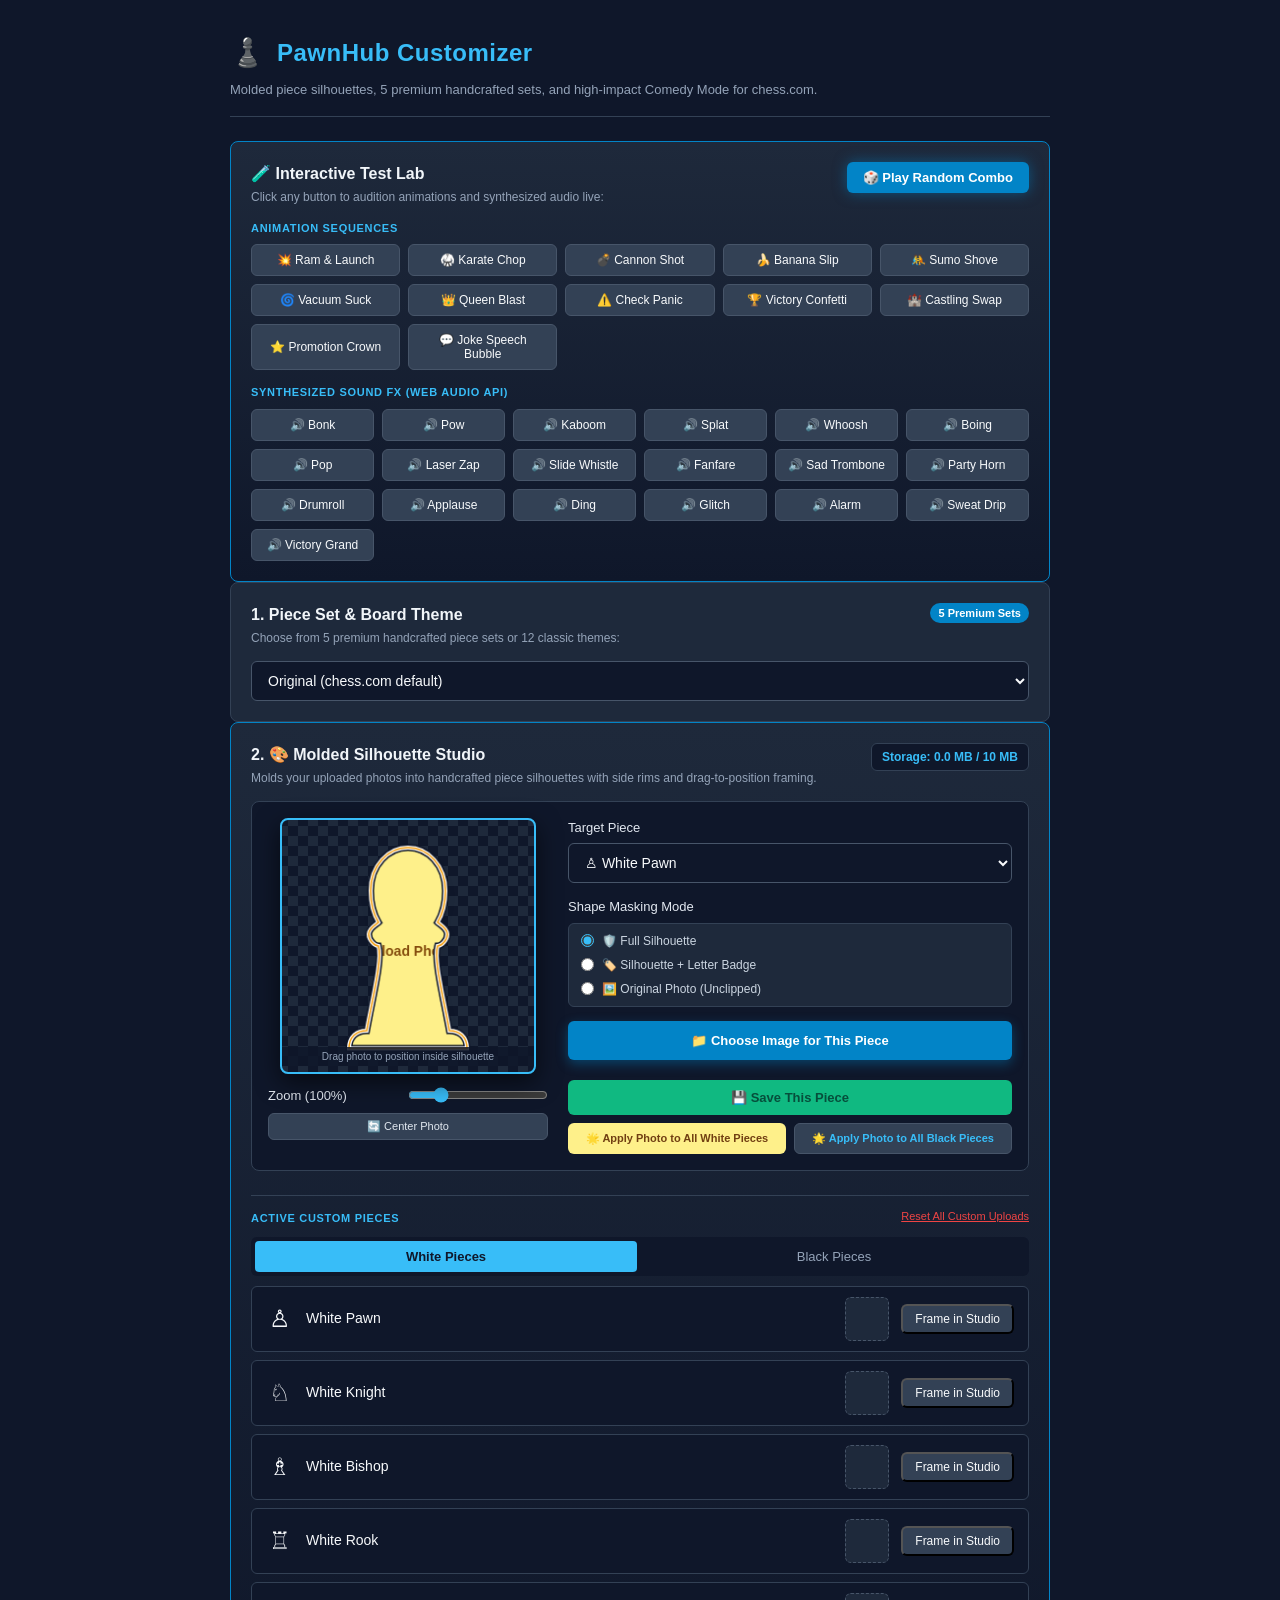
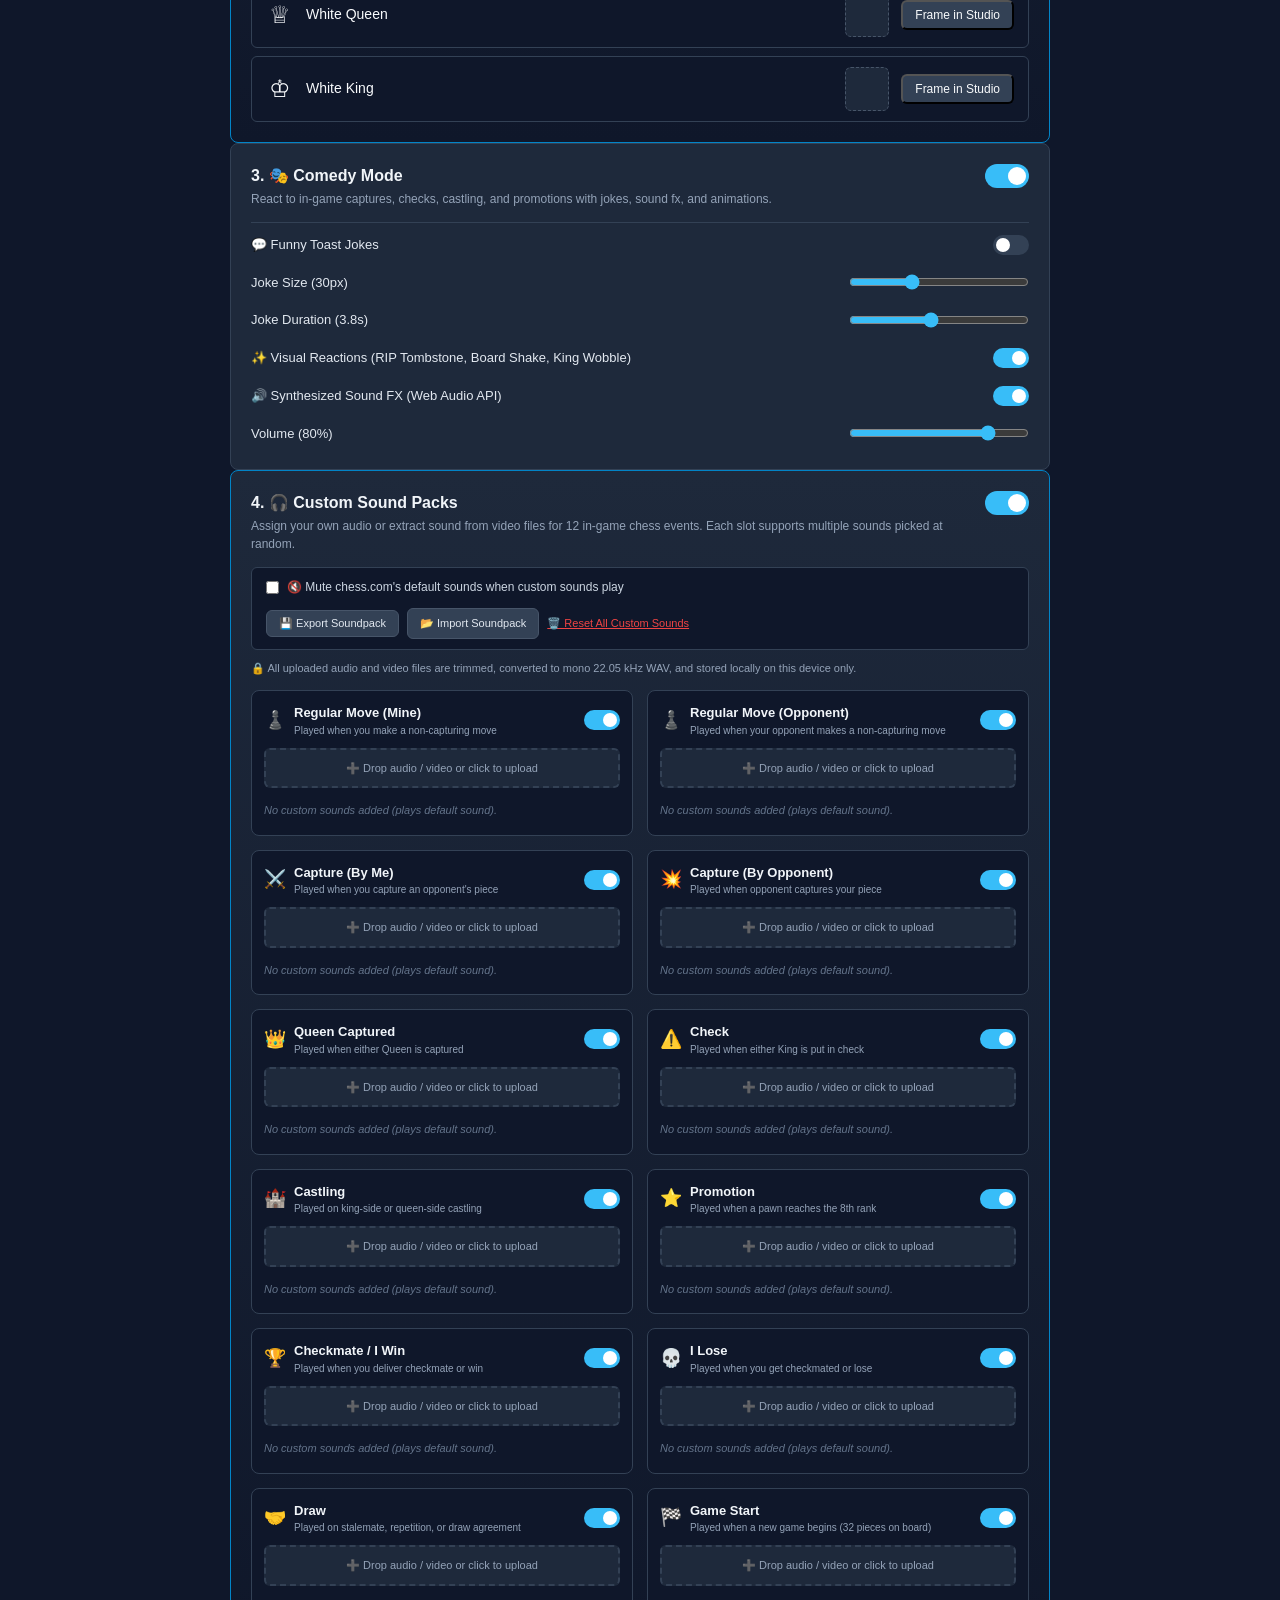
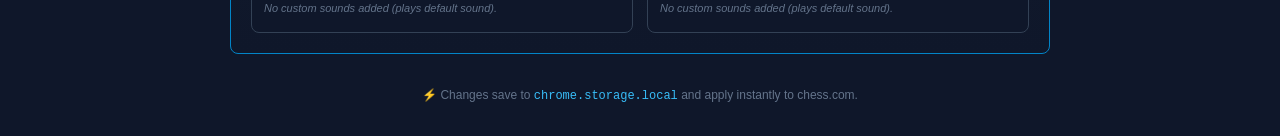
<file: options/options.html>
<!DOCTYPE html>
<html lang="en">
<head>
  <meta charset="UTF-8">
  <meta name="viewport" content="width=device-width, initial-scale=1.0">
  <title>PawnHub - Customizer Settings</title>
  <link rel="stylesheet" href="options.css">
  <link rel="stylesheet" href="../content/content.css">
</head>
<body>
  <div class="container">
    <header class="header">
      <div class="logo">
        <span class="icon">♟️</span>
        <h1>PawnHub Customizer</h1>
      </div>
      <p class="subtitle">Molded piece silhouettes, 5 premium handcrafted sets, and high-impact Comedy Mode for chess.com.</p>
    </header>

    <main class="grid-layout">
      <!-- Section 1: Interactive Test Lab -->
      <section class="card test-lab-card">
        <div class="card-header-flex">
          <div>
            <h2 class="card-title">🧪 Interactive Test Lab</h2>
            <p class="card-desc">Click any button to audition animations and synthesized audio live:</p>
          </div>
          <button id="test-random-combo-btn" class="btn-primary-glow">🎲 Play Random Combo</button>
        </div>

        <div class="test-group">
          <span class="test-group-title">Animation Sequences</span>
          <div class="button-grid">
            <button class="test-btn" data-effect="bonk">💥 Ram & Launch</button>
            <button class="test-btn" data-effect="karate">🥋 Karate Chop</button>
            <button class="test-btn" data-effect="cannon">💣 Cannon Shot</button>
            <button class="test-btn" data-effect="slip">🍌 Banana Slip</button>
            <button class="test-btn" data-effect="sumo">🤼 Sumo Shove</button>
            <button class="test-btn" data-effect="vacuum">🌀 Vacuum Suck</button>
            <button class="test-btn" data-effect="queen">👑 Queen Blast</button>
            <button class="test-btn" data-effect="check">⚠️ Check Panic</button>
            <button class="test-btn" data-effect="checkmate">🏆 Victory Confetti</button>
            <button class="test-btn" data-effect="castle">🏰 Castling Swap</button>
            <button class="test-btn" data-effect="promotion">⭐ Promotion Crown</button>
            <button class="test-btn" data-effect="joke">💬 Joke Speech Bubble</button>
          </div>
        </div>

        <div class="test-group">
          <span class="test-group-title">Synthesized Sound FX (Web Audio API)</span>
          <div class="button-grid sound-grid">
            <button class="test-sound-btn" data-sound="bonk">🔊 Bonk</button>
            <button class="test-sound-btn" data-sound="pow">🔊 Pow</button>
            <button class="test-sound-btn" data-sound="kaboom">🔊 Kaboom</button>
            <button class="test-sound-btn" data-sound="splat">🔊 Splat</button>
            <button class="test-sound-btn" data-sound="whoosh">🔊 Whoosh</button>
            <button class="test-sound-btn" data-sound="boing">🔊 Boing</button>
            <button class="test-sound-btn" data-sound="pop">🔊 Pop</button>
            <button class="test-sound-btn" data-sound="laser_zap">🔊 Laser Zap</button>
            <button class="test-sound-btn" data-sound="slide_whistle">🔊 Slide Whistle</button>
            <button class="test-sound-btn" data-sound="fanfare">🔊 Fanfare</button>
            <button class="test-sound-btn" data-sound="sad_trombone">🔊 Sad Trombone</button>
            <button class="test-sound-btn" data-sound="party_horn">🔊 Party Horn</button>
            <button class="test-sound-btn" data-sound="drumroll">🔊 Drumroll</button>
            <button class="test-sound-btn" data-sound="applause">🔊 Applause</button>
            <button class="test-sound-btn" data-sound="ding">🔊 Ding</button>
            <button class="test-sound-btn" data-sound="glitch">🔊 Glitch</button>
            <button class="test-sound-btn" data-sound="alarm">🔊 Alarm</button>
            <button class="test-sound-btn" data-sound="drip">🔊 Sweat Drip</button>
            <button class="test-sound-btn" data-sound="victory">🔊 Victory Grand</button>
          </div>
        </div>
      </section>

      <!-- Section 2: Piece Sets & Themes -->
      <section class="card">
        <div class="card-header-flex">
          <div>
            <h2 class="card-title">1. Piece Set & Board Theme</h2>
            <p class="card-desc">Choose from 5 premium handcrafted piece sets or 12 classic themes:</p>
          </div>
          <span class="badge">5 Premium Sets</span>
        </div>
        <select id="theme-select" class="theme-dropdown">
          <option value="default">Original (chess.com default)</option>
          <optgroup label="🌟 5 Premium Handcrafted Sets">
            <option value="crystal">💎 Crystal Glass</option>
            <option value="neon">⚡ Neon Wireframe</option>
            <option value="gold_obsidian">👑 Gold & Obsidian</option>
            <option value="paper_cut">✂️ Paper Cut</option>
            <option value="monsters">👾 Friendly Monsters</option>
          </optgroup>
          <optgroup label="🎨 12 Classic Themes">
            <option value="candy">🍭 Candy Land</option>
            <option value="lava">🌋 Lava Volcano</option>
            <option value="space">🌌 Deep Space</option>
            <option value="haunted">🏚️ Haunted Mansion</option>
            <option value="underwater">🌊 Underwater Reef</option>
            <option value="arcade">🕹️ Retro Arcade</option>
            <option value="desert">🏜️ Desert Pyramids</option>
            <option value="jungle">🌴 Wild Jungle</option>
            <option value="ice">❄️ Ice Kingdom</option>
            <option value="cyberpunk">⚡ Cyberpunk Neon</option>
            <option value="medieval">🏰 Medieval Castle</option>
            <option value="pirate">🏴‍☠️ Pirate Seas</option>
          </optgroup>
        </select>
      </section>

      <!-- Section 3: Molded Silhouette Studio & Crop Tool -->
      <section class="card studio-card">
        <div class="card-header-flex">
          <div>
            <h2 class="card-title">2. 🎨 Molded Silhouette Studio</h2>
            <p class="card-desc">Molds your uploaded photos into handcrafted piece silhouettes with side rims and drag-to-position framing.</p>
          </div>
          <div id="storage-status" class="storage-badge">Storage: <span id="storage-mb">0.0 MB</span> / 10 MB</div>
        </div>

        <div id="storage-warning" class="storage-warning" style="display: none;">
          ⚠️ Warning: Local storage is nearly full (>7MB). Reset some pieces to free up space.
        </div>

        <!-- Studio Controls Grid -->
        <div class="studio-layout">
          <!-- Left: Interactive Canvas Viewport -->
          <div class="canvas-container">
            <div class="canvas-wrapper">
              <canvas id="crop-canvas" width="256" height="256"></canvas>
              <div class="canvas-hint">Drag photo to position inside silhouette</div>
            </div>

            <!-- Zoom & Pan Controls -->
            <div class="crop-controls">
              <div class="zoom-row">
                <span class="sub-label">Zoom (<span id="zoom-val">100%</span>)</span>
                <input type="range" id="crop-zoom" min="50" max="300" value="100">
              </div>
              <button id="btn-reset-crop" class="btn-subtle">🔄 Center Photo</button>
            </div>
          </div>

          <!-- Right: Setup & Batch Controls -->
          <div class="studio-settings">
            <!-- Piece & Color Picker -->
            <div class="setting-row">
              <label class="sub-label">Target Piece</label>
              <select id="studio-piece-select" class="theme-dropdown">
                <optgroup label="White Pieces">
                  <option value="wp">♙ White Pawn</option>
                  <option value="wn">♘ White Knight</option>
                  <option value="wb">♗ White Bishop</option>
                  <option value="wr">♖ White Rook</option>
                  <option value="wq">♕ White Queen</option>
                  <option value="wk">♔ White King</option>
                </optgroup>
                <optgroup label="Black Pieces">
                  <option value="bp">♟ Black Pawn</option>
                  <option value="bn">♞ Black Knight</option>
                  <option value="bb">♝ Black Bishop</option>
                  <option value="br">♜ Black Rook</option>
                  <option value="bq">♛ Black Queen</option>
                  <option value="bk">♚ Black King</option>
                </optgroup>
              </select>
            </div>

            <!-- Shape Mode Radios -->
            <div class="setting-row">
              <label class="sub-label">Shape Masking Mode</label>
              <div class="mode-options">
                <label class="mode-radio">
                  <input type="radio" name="shape-mode" value="silhouette" checked>
                  <span>🛡️ Full Silhouette</span>
                </label>
                <label class="mode-radio">
                  <input type="radio" name="shape-mode" value="badge">
                  <span>🏷️ Silhouette + Letter Badge</span>
                </label>
                <label class="mode-radio">
                  <input type="radio" name="shape-mode" value="original">
                  <span>🖼️ Original Photo (Unclipped)</span>
                </label>
              </div>
            </div>

            <!-- Image File Chooser -->
            <div class="setting-row">
              <label class="btn-upload-prominent">
                📁 Choose Image for This Piece
                <input type="file" id="studio-file-input" accept="image/*" style="display: none;">
              </label>
            </div>

            <!-- Save & Batch Apply Buttons -->
            <div class="studio-actions">
              <button id="btn-save-piece" class="btn-save-main">💾 Save This Piece</button>
              <div class="batch-buttons">
                <button id="btn-apply-all-white" class="btn-batch white-side">🌟 Apply Photo to All White Pieces</button>
                <button id="btn-apply-all-black" class="btn-batch black-side">🌟 Apply Photo to All Black Pieces</button>
              </div>
            </div>
          </div>
        </div>

        <!-- Saved Pieces Grid Overview -->
        <div class="active-pieces-overview">
          <div class="card-header-flex">
            <span class="test-group-title">Active Custom Pieces</span>
            <button id="reset-all-pieces-btn" class="btn-danger-subtle">Reset All Custom Uploads</button>
          </div>

          <!-- Color Tabs -->
          <div class="tab-bar">
            <button class="tab-btn active" data-tab="white">White Pieces</button>
            <button class="tab-btn" data-tab="black">Black Pieces</button>
          </div>

          <!-- Pieces Containers -->
          <div id="white-pieces-list" class="piece-grid tab-content active"></div>
          <div id="black-pieces-list" class="piece-grid tab-content"></div>
        </div>
      </section>

      <!-- Section 4: Comedy Mode Settings -->
      <section class="card">
        <div class="card-header-flex">
          <div>
            <h2 class="card-title">3. 🎭 Comedy Mode</h2>
            <p class="card-desc">React to in-game captures, checks, castling, and promotions with jokes, sound fx, and animations.</p>
          </div>
          <label class="toggle-switch">
            <input type="checkbox" id="comedy-enabled-toggle">
            <span class="slider"></span>
          </label>
        </div>

        <div id="comedy-sub-options" class="sub-options">
          <div class="switch-row">
            <span class="sub-label">💬 Funny Toast Jokes</span>
            <label class="toggle-switch small">
              <input type="checkbox" id="comedy-jokes-toggle">
              <span class="slider"></span>
            </label>
          </div>

          <div class="slider-row">
            <span class="sub-label">Joke Size (<span id="joke-size-label">30px</span>)</span>
            <input type="range" id="joke-size-slider" min="24" max="42" value="30">
          </div>

          <div class="slider-row">
            <span class="sub-label">Joke Duration (<span id="joke-duration-label">3.8s</span>)</span>
            <input type="range" id="joke-duration-slider" min="20" max="60" value="38">
          </div>

          <div class="switch-row">
            <span class="sub-label">✨ Visual Reactions (RIP Tombstone, Board Shake, King Wobble)</span>
            <label class="toggle-switch small">
              <input type="checkbox" id="comedy-effects-toggle">
              <span class="slider"></span>
            </label>
          </div>

          <div class="switch-row">
            <span class="sub-label">🔊 Synthesized Sound FX (Web Audio API)</span>
            <label class="toggle-switch small">
              <input type="checkbox" id="comedy-sounds-toggle">
              <span class="slider"></span>
            </label>
          </div>

          <div class="slider-row">
            <span class="sub-label">Volume (<span id="volume-label">80%</span>)</span>
            <input type="range" id="comedy-volume-slider" min="0" max="100" value="80">
          </div>
        </div>
      </section>

      <!-- Section 4: Custom Sound Packs -->
      <section class="card soundpack-card">
        <div class="card-header-flex">
          <div>
            <h2 class="card-title">4. 🎧 Custom Sound Packs</h2>
            <p class="card-desc">Assign your own audio or extract sound from video files for 12 in-game chess events. Each slot supports multiple sounds picked at random.</p>
          </div>
          <label class="toggle-switch">
            <input type="checkbox" id="custom-sounds-enabled-toggle" checked>
            <span class="slider"></span>
          </label>
        </div>

        <div class="soundpack-toolbar">
          <div class="soundpack-toggles">
            <label class="checkbox-label">
              <input type="checkbox" id="mute-chesscom-toggle">
              <span>🔇 Mute chess.com's default sounds when custom sounds play</span>
            </label>
          </div>
          <div class="soundpack-actions">
            <button id="btn-export-sounds" class="btn-subtle">💾 Export Soundpack</button>
            <label id="btn-import-sounds" class="btn-subtle" style="cursor: pointer;">
              📂 Import Soundpack
              <input type="file" id="soundpack-file-input" accept=".json" style="display: none;">
            </label>
            <button id="btn-reset-sounds" class="btn-danger-subtle">🗑️ Reset All Custom Sounds</button>
          </div>
        </div>

        <p class="privacy-note">🔒 All uploaded audio and video files are trimmed, converted to mono 22.05 kHz WAV, and stored locally on this device only.</p>

        <!-- 12 Event Slots Grid -->
        <div id="sound-slots-grid" class="sound-slots-grid">
          <!-- Dynamically populated by options.js -->
        </div>
      </section>
    </main>

    <footer class="footer">
      <span>⚡ Changes save to <code>chrome.storage.local</code> and apply instantly to chess.com.</span>
    </footer>
  </div>

  <!-- Interactive Waveform Audio Trimmer Modal -->
  <div id="audio-trim-modal" class="modal-backdrop" style="display: none;">
    <div class="modal-card">
      <div class="modal-header">
        <div>
          <h3 class="modal-title">✂️ Audio & Video Sound Trimmer</h3>
          <p id="trim-target-event" class="modal-subtitle">Assigning sound to: <strong>Capture (By Me)</strong></p>
        </div>
        <button id="btn-close-trimmer" class="modal-close-btn" title="Close">✕</button>
      </div>

      <div class="modal-body">
        <div class="waveform-container">
          <canvas id="trim-waveform-canvas" width="600" height="130"></canvas>
          <div class="waveform-handles-hint">Drag the left & right handles to trim your sound (10s max).</div>
        </div>

        <div class="trim-stats-row">
          <div class="stat-badge">Start: <span id="trim-start-time">0.00s</span></div>
          <div class="stat-badge">End: <span id="trim-end-time">2.50s</span></div>
          <div class="stat-badge highlight">Duration: <span id="trim-duration">2.50s</span> (Max 10s)</div>
          <div class="stat-badge">Estimated Size: <span id="trim-est-size">~110 KB</span></div>
        </div>

        <div class="trim-controls-row">
          <div class="playback-btns">
            <button id="btn-trim-play" class="btn-primary-small">▶ Play Selection</button>
            <button id="btn-trim-stop" class="btn-subtle">⏹ Stop</button>
          </div>
          <div class="trim-options">
            <label class="checkbox-label">
              <input type="checkbox" id="trim-fade-toggle" checked>
              <span>Fade In/Out (Anti-Click)</span>
            </label>
            <div class="trim-volume-row">
              <span>Volume (<span id="trim-volume-val">100%</span>)</span>
              <input type="range" id="trim-volume-slider" min="20" max="200" value="100">
            </div>
          </div>
        </div>
      </div>

      <div class="modal-footer">
        <button id="btn-trim-cancel" class="btn-subtle">Cancel</button>
        <button id="btn-trim-save" class="btn-save-main">💾 Compress & Save to Slot</button>
      </div>
    </div>
  </div>

  <!-- Export Copyright Warning Modal -->
  <div id="export-disclaimer-modal" class="modal-backdrop" style="display: none;">
    <div class="modal-card small-modal">
      <div class="modal-header">
        <h3 class="modal-title">⚠️ Copyright Notice</h3>
        <button id="btn-close-export-disclaimer" class="modal-close-btn">✕</button>
      </div>
      <div class="modal-body">
        <p style="color: #cbd5e1; line-height: 1.6;">
          Before exporting and sharing your sound setup, please ensure you own the rights or have permission to distribute all audio files included in this soundpack.
        </p>
        <p style="color: #94a3b8; font-size: 12px; margin-top: 10px;">
          Do not share copyrighted music, celebrity voices, or protected sound effects without authorization.
        </p>
      </div>
      <div class="modal-footer">
        <button id="btn-cancel-export" class="btn-subtle">Cancel</button>
        <button id="btn-confirm-export" class="btn-primary-small">I Understand, Download Pack</button>
      </div>
    </div>
  </div>

  <script src="../content/masking.js"></script>
  <script src="../content/pieces/crystal.js"></script>
  <script src="../content/pieces/neon.js"></script>
  <script src="../content/pieces/gold_obsidian.js"></script>
  <script src="../content/pieces/paper_cut.js"></script>
  <script src="../content/pieces/monsters.js"></script>
  <script src="../content/pieces/index.js"></script>
  <script src="../content/themes.js"></script>
  <script src="../content/audio.js"></script>
  <script src="../content/effects.js"></script>
  <script src="options.js"></script>
</body>
</html>
</file>
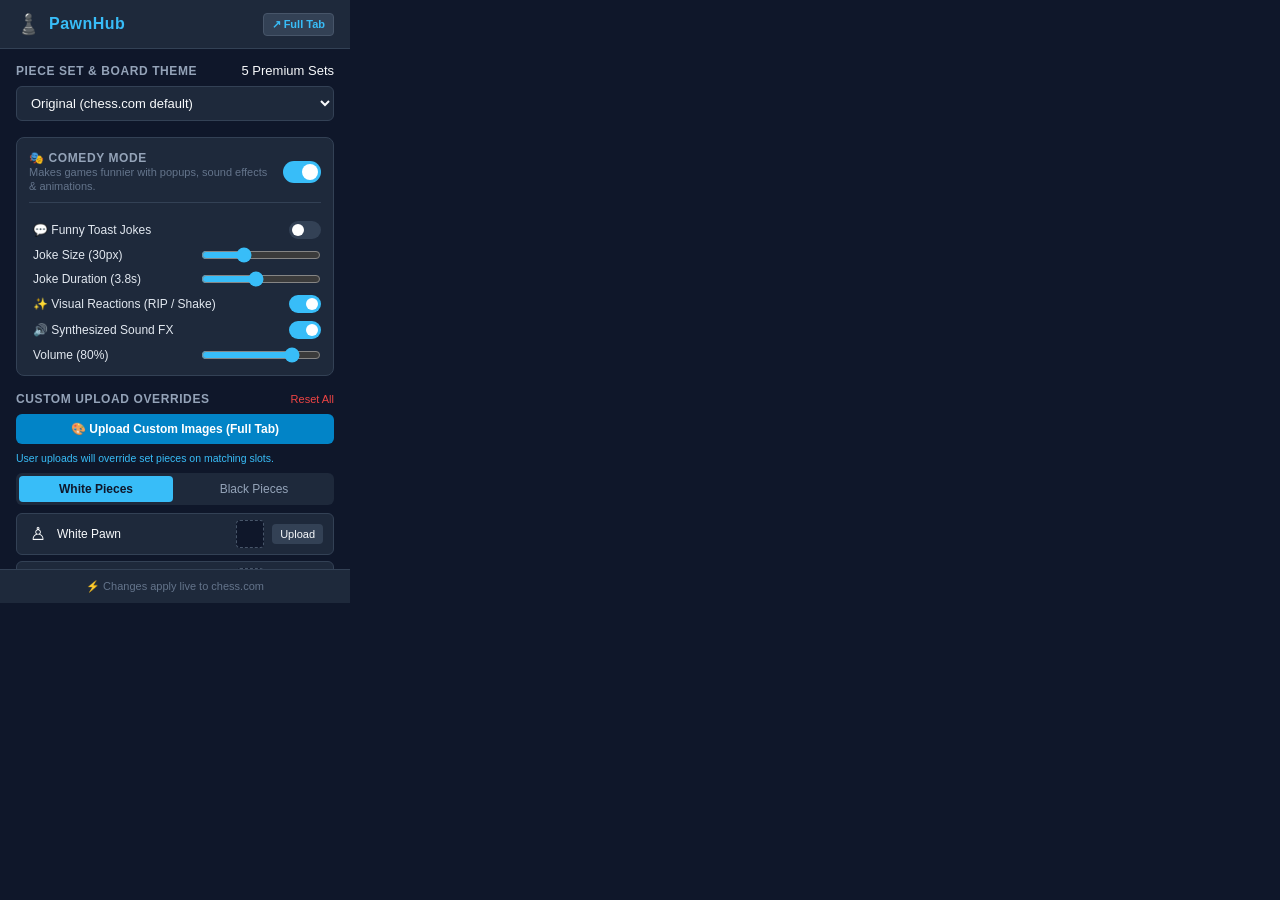
<file: popup/popup.html>
<!DOCTYPE html>
<html lang="en">
<head>
  <meta charset="UTF-8">
  <meta name="viewport" content="width=device-width, initial-scale=1.0">
  <title>PawnHub Settings</title>
  <link rel="stylesheet" href="popup.css">
</head>
<body>
  <header class="header">
    <div class="logo">
      <span class="icon">♟️</span>
      <h1>PawnHub</h1>
    </div>
    <button id="open-tab-btn" class="icon-btn" title="Open full tab settings">↗ Full Tab</button>
  </header>

  <main class="content">
    <!-- Section 1: Premium Piece Sets & Themes Selector -->
    <section class="section">
      <div class="section-header">
        <label for="theme-select" class="section-title">Piece Set & Board Theme</label>
        <span class="badge">5 Premium Sets</span>
      </div>
      <select id="theme-select" class="theme-dropdown">
        <option value="default">Original (chess.com default)</option>
        <optgroup label="🌟 5 Premium Handcrafted Sets">
          <option value="crystal">💎 Crystal Glass</option>
          <option value="neon">⚡ Neon Wireframe</option>
          <option value="gold_obsidian">👑 Gold & Obsidian</option>
          <option value="paper_cut">✂️ Paper Cut</option>
          <option value="monsters">👾 Friendly Monsters</option>
        </optgroup>
        <optgroup label="🎨 12 Classic Themes">
          <option value="candy">🍭 Candy Land</option>
          <option value="lava">🌋 Lava Volcano</option>
          <option value="space">🌌 Deep Space</option>
          <option value="haunted">🏚️ Haunted Mansion</option>
          <option value="underwater">🌊 Underwater Reef</option>
          <option value="arcade">🕹️ Retro Arcade</option>
          <option value="desert">🏜️ Desert Pyramids</option>
          <option value="jungle">🌴 Wild Jungle</option>
          <option value="ice">❄️ Ice Kingdom</option>
          <option value="cyberpunk">⚡ Cyberpunk Neon</option>
          <option value="medieval">🏰 Medieval Castle</option>
          <option value="pirate">🏴‍☠️ Pirate Seas</option>
        </optgroup>
      </select>
    </section>

    <!-- Section 2: Comedy Mode -->
    <section class="section comedy-section">
      <div class="switch-row master-switch">
        <div>
          <span class="section-title">🎭 Comedy Mode</span>
          <p class="section-desc">Makes games funnier with popups, sound effects & animations.</p>
        </div>
        <label class="toggle-switch">
          <input type="checkbox" id="comedy-enabled-toggle">
          <span class="slider"></span>
        </label>
      </div>

      <!-- Sub-options container -->
      <div id="comedy-sub-options" class="sub-options">
        <div class="switch-row">
          <span class="sub-label">💬 Funny Toast Jokes</span>
          <label class="toggle-switch small">
            <input type="checkbox" id="comedy-jokes-toggle">
            <span class="slider"></span>
          </label>
        </div>

        <div class="slider-row">
          <span class="sub-label">Joke Size (<span id="joke-size-label">30px</span>)</span>
          <input type="range" id="joke-size-slider" min="24" max="42" value="30">
        </div>

        <div class="slider-row">
          <span class="sub-label">Joke Duration (<span id="joke-duration-label">3.8s</span>)</span>
          <input type="range" id="joke-duration-slider" min="20" max="60" value="38">
        </div>

        <div class="switch-row">
          <span class="sub-label">✨ Visual Reactions (RIP / Shake)</span>
          <label class="toggle-switch small">
            <input type="checkbox" id="comedy-effects-toggle">
            <span class="slider"></span>
          </label>
        </div>

        <div class="switch-row">
          <span class="sub-label">🔊 Synthesized Sound FX</span>
          <label class="toggle-switch small">
            <input type="checkbox" id="comedy-sounds-toggle">
            <span class="slider"></span>
          </label>
        </div>

        <div class="slider-row" id="volume-row">
          <span class="sub-label">Volume (<span id="volume-label">80%</span>)</span>
          <input type="range" id="comedy-volume-slider" min="0" max="100" value="80">
        </div>
      </div>
    </section>

    <!-- Section 3: Custom Pieces Uploader -->
    <section class="section">
      <div class="section-header">
        <span class="section-title">Custom Upload Overrides</span>
        <button id="reset-all-pieces-btn" class="text-btn" title="Reset all pieces to default">Reset All</button>
      </div>

      <button id="open-options-action-btn" class="btn-primary-tab">
        🎨 Upload Custom Images (Full Tab)
      </button>
      <p class="section-desc linux-tip">User uploads will override set pieces on matching slots.</p>

      <!-- Sub-tabs: White / Black -->
      <div class="tab-bar">
        <button class="tab-btn active" data-tab="white">White Pieces</button>
        <button class="tab-btn" data-tab="black">Black Pieces</button>
      </div>

      <!-- White Pieces List -->
      <div id="white-pieces-list" class="piece-grid tab-content active"></div>

      <!-- Black Pieces List -->
      <div id="black-pieces-list" class="piece-grid tab-content"></div>
    </section>
  </main>

  <footer class="footer">
    <span id="status-indicator">⚡ Changes apply live to chess.com</span>
  </footer>

  <script src="popup.js"></script>
</body>
</html>
</file>
<file: options/options.css>
/* ==========================================================================
   PawnHub - Options Page Styles (Full Tab & Studio)
   ========================================================================== */

* {
  box-sizing: border-box;
  margin: 0;
  padding: 0;
}

body {
  background-color: #0f172a;
  color: #f8fafc;
  font-family: -apple-system, BlinkMacSystemFont, "Segoe UI", Roboto, sans-serif;
  font-size: 14px;
  line-height: 1.5;
  padding: 32px 16px;
  min-height: 100vh;
}

.container {
  max-width: 820px;
  margin: 0 auto;
  display: flex;
  flex-direction: column;
  gap: 24px;
}

/* Header */
.header {
  border-bottom: 1px solid #334155;
  padding-bottom: 16px;
}

.logo {
  display: flex;
  align-items: center;
  gap: 12px;
  margin-bottom: 6px;
}

.logo .icon {
  font-size: 28px;
}

.logo h1 {
  font-size: 24px;
  font-weight: 700;
  color: #38bdf8;
  letter-spacing: 0.5px;
}

.subtitle {
  color: #94a3b8;
  font-size: 13px;
}

/* Cards */
.card {
  background-color: #1e293b;
  border: 1px solid #334155;
  border-radius: 8px;
  padding: 20px;
  display: flex;
  flex-direction: column;
  gap: 14px;
}

.card-header-flex {
  display: flex;
  justify-content: space-between;
  align-items: flex-start;
  gap: 12px;
}

.card-title {
  font-size: 16px;
  font-weight: 600;
  color: #f1f5f9;
}

.card-desc {
  font-size: 12px;
  color: #94a3b8;
  margin-top: 2px;
}

/* Studio Styles */
.studio-card {
  border: 1px solid #0284c7;
  background: linear-gradient(180deg, #1e293b 0%, #0f172a 100%);
}

.storage-badge {
  background: #0f172a;
  border: 1px solid #334155;
  padding: 4px 10px;
  border-radius: 6px;
  font-size: 12px;
  color: #38bdf8;
  font-weight: 600;
}

.storage-warning {
  background: #7f1d1d;
  color: #fca5a5;
  border: 1px solid #ef4444;
  padding: 8px 12px;
  border-radius: 6px;
  font-size: 12px;
  font-weight: 600;
}

.studio-layout {
  display: grid;
  grid-template-columns: 280px 1fr;
  gap: 20px;
  background: #0f172a;
  border: 1px solid #334155;
  border-radius: 8px;
  padding: 16px;
  align-items: flex-start;
}

@media (max-width: 700px) {
  .studio-layout {
    grid-template-columns: 1fr;
  }
}

.canvas-container {
  display: flex;
  flex-direction: column;
  align-items: center;
  gap: 12px;
}

.canvas-wrapper {
  position: relative;
  width: 256px;
  height: 256px;
  border-radius: 8px;
  background: repeating-conic-gradient(#1e293b 0% 25%, #0f172a 0% 50%) 50% / 20px 20px;
  border: 2px solid #38bdf8;
  box-shadow: 0 8px 24px rgba(0, 0, 0, 0.6);
  cursor: grab;
  user-select: none;
  overflow: hidden;
}

.canvas-wrapper:active {
  cursor: grabbing;
}

#crop-canvas {
  width: 100%;
  height: 100%;
  display: block;
}

.canvas-hint {
  position: absolute;
  bottom: 6px;
  left: 0;
  right: 0;
  text-align: center;
  font-size: 10px;
  color: #94a3b8;
  background: rgba(15, 23, 42, 0.85);
  padding: 2px 4px;
}

.crop-controls {
  width: 100%;
  display: flex;
  flex-direction: column;
  gap: 8px;
}

.zoom-row {
  display: flex;
  justify-content: space-between;
  align-items: center;
}

.zoom-row input[type="range"] {
  width: 140px;
  accent-color: #38bdf8;
  cursor: pointer;
}

.btn-subtle {
  background: #334155;
  border: 1px solid #475569;
  color: #e2e8f0;
  padding: 6px 12px;
  border-radius: 6px;
  font-size: 11px;
  cursor: pointer;
  transition: all 0.2s;
}

.btn-subtle:hover {
  background: #475569;
  color: #ffffff;
}

.studio-settings {
  display: flex;
  flex-direction: column;
  gap: 14px;
}

.setting-row {
  display: flex;
  flex-direction: column;
  gap: 6px;
}

.mode-options {
  display: flex;
  flex-direction: column;
  gap: 6px;
  background: #1e293b;
  padding: 8px 12px;
  border-radius: 6px;
  border: 1px solid #334155;
}

.mode-radio {
  display: flex;
  align-items: center;
  gap: 8px;
  font-size: 12px;
  color: #cbd5e1;
  cursor: pointer;
}

.mode-radio input {
  accent-color: #38bdf8;
  cursor: pointer;
}

.btn-upload-prominent {
  display: flex;
  align-items: center;
  justify-content: center;
  gap: 8px;
  background: #0284c7;
  color: #ffffff;
  padding: 10px 14px;
  border-radius: 6px;
  font-size: 13px;
  font-weight: 700;
  cursor: pointer;
  box-shadow: 0 4px 12px rgba(2, 132, 199, 0.4);
  transition: all 0.2s;
}

.btn-upload-prominent:hover {
  background: #0369a1;
}

.studio-actions {
  display: flex;
  flex-direction: column;
  gap: 8px;
  margin-top: 6px;
}

.btn-save-main {
  background: #10b981;
  color: #064e3b;
  border: none;
  padding: 10px;
  border-radius: 6px;
  font-size: 13px;
  font-weight: 700;
  cursor: pointer;
  transition: all 0.2s;
}

.btn-save-main:hover {
  background: #34d399;
  color: #022c22;
}

.batch-buttons {
  display: grid;
  grid-template-columns: 1fr 1fr;
  gap: 8px;
}

.btn-batch {
  border: none;
  padding: 8px;
  border-radius: 6px;
  font-size: 11px;
  font-weight: 700;
  cursor: pointer;
  text-align: center;
  transition: all 0.2s;
}

.btn-batch.white-side {
  background: #fef08a;
  color: #713f12;
}

.btn-batch.white-side:hover {
  background: #fde047;
}

.btn-batch.black-side {
  background: #334155;
  color: #38bdf8;
  border: 1px solid #475569;
}

.btn-batch.black-side:hover {
  background: #475569;
  color: #ffffff;
}

/* Active Custom Pieces Overview */
.active-pieces-overview {
  display: flex;
  flex-direction: column;
  gap: 10px;
  margin-top: 10px;
  border-top: 1px solid #334155;
  padding-top: 14px;
}

.btn-danger-subtle {
  background: transparent;
  border: none;
  color: #ef4444;
  font-size: 11px;
  cursor: pointer;
  text-decoration: underline;
}

/* Test Lab Styles */
.test-lab-card {
  border: 1px solid #0284c7;
  background: linear-gradient(180deg, #1e293b 0%, #0f172a 100%);
}

.btn-primary-glow {
  background-color: #0284c7;
  color: #ffffff;
  border: none;
  border-radius: 6px;
  padding: 8px 16px;
  font-weight: 700;
  font-size: 13px;
  cursor: pointer;
  box-shadow: 0 0 14px rgba(2, 132, 199, 0.5);
  transition: all 0.2s;
}

.btn-primary-glow:hover {
  background-color: #38bdf8;
  color: #0f172a;
}

.test-group {
  display: flex;
  flex-direction: column;
  gap: 8px;
}

.test-group-title {
  font-size: 11px;
  text-transform: uppercase;
  letter-spacing: 0.7px;
  color: #38bdf8;
  font-weight: 700;
}

.button-grid {
  display: grid;
  grid-template-columns: repeat(auto-fill, minmax(130px, 1fr));
  gap: 8px;
}

.sound-grid {
  grid-template-columns: repeat(auto-fill, minmax(105px, 1fr));
}

.test-btn, .test-sound-btn {
  background: #334155;
  border: 1px solid #475569;
  color: #f8fafc;
  padding: 8px 10px;
  border-radius: 6px;
  font-size: 12px;
  font-weight: 500;
  cursor: pointer;
  text-align: center;
  transition: all 0.15s;
}

.test-btn:hover {
  background: #0284c7;
  border-color: #38bdf8;
  transform: translateY(-1px);
}

.test-sound-btn:hover {
  background: #059669;
  border-color: #34d399;
  transform: translateY(-1px);
}

/* Dropdown */
.theme-dropdown {
  width: 100%;
  padding: 10px 12px;
  background-color: #0f172a;
  color: #f8fafc;
  border: 1px solid #475569;
  border-radius: 6px;
  font-size: 14px;
  cursor: pointer;
  outline: none;
  transition: border-color 0.2s;
}

.theme-dropdown:focus {
  border-color: #38bdf8;
}

/* Comedy Switches */
.switch-row {
  display: flex;
  justify-content: space-between;
  align-items: center;
  gap: 12px;
  padding: 6px 0;
}

.sub-options {
  display: flex;
  flex-direction: column;
  gap: 6px;
  padding-top: 6px;
  border-top: 1px solid #334155;
}

.sub-options.disabled {
  opacity: 0.4;
  pointer-events: none;
}

.sub-label {
  font-size: 13px;
  color: #e2e8f0;
}

.slider-row {
  display: flex;
  justify-content: space-between;
  align-items: center;
  padding: 6px 0;
}

.slider-row input[type="range"] {
  width: 180px;
  accent-color: #38bdf8;
  cursor: pointer;
}

.toggle-switch {
  position: relative;
  display: inline-block;
  width: 44px;
  height: 24px;
  flex-shrink: 0;
}

.toggle-switch input {
  opacity: 0;
  width: 0;
  height: 0;
}

.slider {
  position: absolute;
  cursor: pointer;
  top: 0;
  left: 0;
  right: 0;
  bottom: 0;
  background-color: #334155;
  transition: 0.2s;
  border-radius: 24px;
}

.slider:before {
  position: absolute;
  content: "";
  height: 18px;
  width: 18px;
  left: 3px;
  bottom: 3px;
  background-color: white;
  transition: 0.2s;
  border-radius: 50%;
}

input:checked + .slider {
  background-color: #38bdf8;
}

input:checked + .slider:before {
  transform: translateX(20px);
}

.toggle-switch.small {
  width: 36px;
  height: 20px;
}

.toggle-switch.small .slider:before {
  height: 14px;
  width: 14px;
  left: 3px;
  bottom: 3px;
}

.toggle-switch.small input:checked + .slider:before {
  transform: translateX(16px);
}

/* Tab Bar */
.tab-bar {
  display: flex;
  background-color: #0f172a;
  border-radius: 6px;
  padding: 4px;
  gap: 6px;
}

.tab-btn {
  flex: 1;
  padding: 8px;
  background: transparent;
  border: none;
  border-radius: 4px;
  color: #94a3b8;
  font-size: 13px;
  font-weight: 500;
  cursor: pointer;
  transition: all 0.2s;
}

.tab-btn.active {
  background-color: #38bdf8;
  color: #0f172a;
  font-weight: 600;
}

.tab-content {
  display: none;
}

.tab-content.active {
  display: flex;
  flex-direction: column;
  gap: 8px;
}

/* Piece Row */
.piece-row {
  display: flex;
  align-items: center;
  justify-content: space-between;
  padding: 10px 14px;
  background-color: #0f172a;
  border: 1px solid #334155;
  border-radius: 6px;
  transition: border-color 0.2s;
}

.piece-row:hover {
  border-color: #475569;
}

.piece-info {
  display: flex;
  align-items: center;
  gap: 12px;
}

.piece-symbol {
  font-size: 24px;
  width: 28px;
  text-align: center;
}

.piece-name {
  font-size: 14px;
  font-weight: 500;
}

.piece-actions {
  display: flex;
  align-items: center;
  gap: 12px;
}

.piece-preview {
  width: 44px;
  height: 44px;
  border-radius: 6px;
  background-color: #1e293b;
  border: 1px dashed #475569;
  display: flex;
  align-items: center;
  justify-content: center;
  background-size: contain;
  background-position: center;
  background-repeat: no-repeat;
}

.piece-preview.has-image {
  border-style: solid;
  border-color: #38bdf8;
}

.btn-upload {
  padding: 6px 12px;
  background-color: #334155;
  color: #f8fafc;
  border-radius: 6px;
  cursor: pointer;
  font-size: 12px;
  font-weight: 500;
  transition: background-color 0.2s;
}

.btn-upload:hover {
  background-color: #475569;
}

.btn-clear {
  background: transparent;
  border: none;
  color: #ef4444;
  cursor: pointer;
  font-size: 16px;
  padding: 4px;
  display: none;
  line-height: 1;
}

.btn-clear.visible {
  display: inline-block;
}

.badge {
  background: #0284c7;
  color: #ffffff;
  padding: 2px 8px;
  border-radius: 12px;
  font-size: 11px;
  font-weight: 700;
}

/* Footer */
.footer {
  text-align: center;
  color: #64748b;
  font-size: 12px;
  padding-top: 8px;
}

code {
  color: #38bdf8;
  font-family: monospace;
}

/* ==========================================================================
   Custom Sounds & Waveform Trimmer Styles
   ========================================================================== */

.soundpack-card {
  border: 1px solid #0284c7;
  background: linear-gradient(180deg, #1e293b 0%, #0f172a 100%);
}

.soundpack-toolbar {
  display: flex;
  flex-wrap: wrap;
  justify-content: space-between;
  align-items: center;
  gap: 12px;
  background: #0f172a;
  padding: 10px 14px;
  border-radius: 6px;
  border: 1px solid #334155;
}

.soundpack-toggles {
  display: flex;
  align-items: center;
  gap: 14px;
}

.checkbox-label {
  display: flex;
  align-items: center;
  gap: 8px;
  font-size: 12px;
  color: #cbd5e1;
  cursor: pointer;
  user-select: none;
}

.checkbox-label input[type="checkbox"] {
  accent-color: #38bdf8;
  cursor: pointer;
}

.soundpack-actions {
  display: flex;
  align-items: center;
  gap: 8px;
}

.privacy-note {
  font-size: 11px;
  color: #94a3b8;
  margin-top: -4px;
}

.sound-slots-grid {
  display: grid;
  grid-template-columns: repeat(2, 1fr);
  gap: 14px;
}

@media (max-width: 760px) {
  .sound-slots-grid {
    grid-template-columns: 1fr;
  }
}

.sound-slot-card {
  background: #0f172a;
  border: 1px solid #334155;
  border-radius: 8px;
  padding: 12px;
  display: flex;
  flex-direction: column;
  gap: 10px;
  transition: border-color 0.2s, opacity 0.2s;
}

.sound-slot-card.disabled {
  opacity: 0.5;
}

.sound-slot-card:hover {
  border-color: #475569;
}

.slot-header {
  display: flex;
  justify-content: space-between;
  align-items: center;
}

.slot-title-group {
  display: flex;
  align-items: center;
  gap: 8px;
}

.slot-icon {
  font-size: 18px;
}

.slot-name {
  font-size: 13px;
  font-weight: 600;
  color: #f1f5f9;
}

.sound-drop-zone {
  border: 2px dashed #334155;
  border-radius: 6px;
  padding: 10px;
  text-align: center;
  background: #1e293b;
  cursor: pointer;
  transition: all 0.2s;
  color: #94a3b8;
  font-size: 11px;
  display: flex;
  align-items: center;
  justify-content: center;
  gap: 6px;
}

.sound-drop-zone:hover, .sound-drop-zone.dragover {
  border-color: #38bdf8;
  background: rgba(56, 189, 248, 0.08);
  color: #38bdf8;
}

.sound-list {
  display: flex;
  flex-direction: column;
  gap: 6px;
}

.no-sounds-hint {
  font-size: 11px;
  color: #64748b;
  font-style: italic;
  padding: 4px 0;
}

.sound-item-row {
  display: flex;
  align-items: center;
  justify-content: space-between;
  background: #1e293b;
  border: 1px solid #334155;
  border-radius: 6px;
  padding: 6px 10px;
  gap: 8px;
}

.sound-item-info {
  display: flex;
  flex-direction: column;
  overflow: hidden;
  flex: 1;
}

.sound-item-name {
  font-size: 12px;
  font-weight: 500;
  color: #f8fafc;
  white-space: nowrap;
  overflow: hidden;
  text-overflow: ellipsis;
}

.sound-item-meta {
  font-size: 10px;
  color: #94a3b8;
}

.sound-item-controls {
  display: flex;
  align-items: center;
  gap: 8px;
}

.btn-icon-play {
  background: #0284c7;
  color: white;
  border: none;
  border-radius: 4px;
  width: 24px;
  height: 24px;
  font-size: 11px;
  cursor: pointer;
  display: flex;
  align-items: center;
  justify-content: center;
  transition: background 0.15s;
}

.btn-icon-play:hover {
  background: #38bdf8;
  color: #0f172a;
}

.sound-vol-slider {
  width: 60px;
  accent-color: #38bdf8;
  cursor: pointer;
}

/* Modals */
.modal-backdrop {
  position: fixed;
  top: 0;
  left: 0;
  right: 0;
  bottom: 0;
  background: rgba(15, 23, 42, 0.85);
  backdrop-filter: blur(6px);
  z-index: 100000;
  display: flex;
  align-items: center;
  justify-content: center;
  padding: 20px;
}

.modal-card {
  background: #1e293b;
  border: 1px solid #0284c7;
  border-radius: 10px;
  max-width: 660px;
  width: 100%;
  box-shadow: 0 16px 40px rgba(0, 0, 0, 0.7);
  display: flex;
  flex-direction: column;
  gap: 16px;
  padding: 20px;
}

.modal-card.small-modal {
  max-width: 480px;
}

.modal-header {
  display: flex;
  justify-content: space-between;
  align-items: flex-start;
  border-bottom: 1px solid #334155;
  padding-bottom: 12px;
}

.modal-title {
  font-size: 16px;
  font-weight: 700;
  color: #f1f5f9;
}

.modal-subtitle {
  font-size: 12px;
  color: #94a3b8;
  margin-top: 2px;
}

.modal-close-btn {
  background: transparent;
  border: none;
  color: #94a3b8;
  font-size: 18px;
  cursor: pointer;
  line-height: 1;
}

.modal-close-btn:hover {
  color: #ef4444;
}

.modal-body {
  display: flex;
  flex-direction: column;
  gap: 14px;
}

.waveform-container {
  position: relative;
  width: 100%;
  height: 130px;
  background: #0f172a;
  border: 1px solid #334155;
  border-radius: 6px;
  overflow: hidden;
  cursor: crosshair;
}

#trim-waveform-canvas {
  width: 100%;
  height: 100%;
  display: block;
}

.waveform-handles-hint {
  position: absolute;
  top: 4px;
  right: 8px;
  font-size: 10px;
  color: #64748b;
  pointer-events: none;
}

.trim-stats-row {
  display: flex;
  flex-wrap: wrap;
  gap: 8px;
}

.stat-badge {
  background: #0f172a;
  border: 1px solid #334155;
  padding: 4px 8px;
  border-radius: 4px;
  font-size: 11px;
  color: #cbd5e1;
}

.stat-badge.highlight {
  border-color: #38bdf8;
  color: #38bdf8;
  font-weight: 600;
}

.trim-controls-row {
  display: flex;
  flex-wrap: wrap;
  justify-content: space-between;
  align-items: center;
  gap: 12px;
  background: #0f172a;
  padding: 10px;
  border-radius: 6px;
  border: 1px solid #334155;
}

.playback-btns {
  display: flex;
  align-items: center;
  gap: 8px;
}

.btn-primary-small {
  background: #0284c7;
  color: #ffffff;
  border: none;
  padding: 6px 14px;
  border-radius: 6px;
  font-size: 12px;
  font-weight: 600;
  cursor: pointer;
  transition: background 0.15s;
}

.btn-primary-small:hover {
  background: #38bdf8;
  color: #0f172a;
}

.trim-options {
  display: flex;
  align-items: center;
  gap: 14px;
}

.trim-volume-row {
  display: flex;
  align-items: center;
  gap: 6px;
  font-size: 11px;
  color: #cbd5e1;
}

.trim-volume-row input {
  width: 70px;
  accent-color: #38bdf8;
}

.modal-footer {
  display: flex;
  justify-content: flex-end;
  gap: 10px;
  border-top: 1px solid #334155;
  padding-top: 12px;
}
</file>
<file: content/content.css>
/* ==========================================================================
   PawnHub - Fullscreen Overlay & Big Animation Styles (Stage 2)
   ========================================================================== */

/* 1. Dedicated Fullscreen Overlay Layer (Zero clipping, fixed to viewport) */
.pawnhub-fullscreen-overlay {
  position: fixed;
  inset: 0;
  width: 100vw;
  height: 100vh;
  pointer-events: none !important;
  z-index: 99999999 !important;
  overflow: visible !important;
}

.pawnhub-particle-canvas {
  position: absolute;
  inset: 0;
  width: 100%;
  height: 100%;
  pointer-events: none;
}

/* 2. Ghost Clones for "Bonk and Fly" Movement */
.pawnhub-ghost-piece {
  position: absolute;
  pointer-events: none !important;
  z-index: 99999999 !important;
  will-change: transform, opacity;
  filter: drop-shadow(0 8px 16px rgba(0, 0, 0, 0.45));
}

/* 3. Big Comic Bursts ("BONK!", "POW!", "WHAM!", "KABOOM!") */
.pawnhub-comic-burst {
  position: absolute;
  pointer-events: none !important;
  font-family: "Impact", "Arial Black", -apple-system, sans-serif;
  font-weight: 900;
  font-size: 52px;
  letter-spacing: 2px;
  text-transform: uppercase;
  text-align: center;
  white-space: nowrap;
  animation: pawnhub-burst-pop 1.1s cubic-bezier(0.175, 0.885, 0.32, 1.275) forwards;
  will-change: transform, opacity;
}

.pawnhub-comic-burst.theme-yellow {
  color: #fef08a;
  text-shadow:
    -3px -3px 0 #000, 3px -3px 0 #000,
    -3px 3px 0 #000, 3px 3px 0 #000,
    0 6px 12px rgba(245, 158, 11, 0.8);
}

.pawnhub-comic-burst.theme-cyan {
  color: #38bdf8;
  text-shadow:
    -3px -3px 0 #000, 3px -3px 0 #000,
    -3px 3px 0 #000, 3px 3px 0 #000,
    0 6px 12px rgba(2, 132, 199, 0.8);
}

.pawnhub-comic-burst.theme-orange {
  color: #fb923c;
  text-shadow:
    -3px -3px 0 #000, 3px -3px 0 #000,
    -3px 3px 0 #000, 3px 3px 0 #000,
    0 6px 16px rgba(234, 88, 12, 0.9);
}

.pawnhub-comic-burst.theme-purple {
  color: #c084fc;
  text-shadow:
    -3px -3px 0 #000, 3px -3px 0 #000,
    -3px 3px 0 #000, 3px 3px 0 #000,
    0 6px 16px rgba(147, 51, 234, 0.8);
}

@keyframes pawnhub-burst-pop {
  0% {
    opacity: 0;
    transform: translate(-50%, -50%) scale(0.3) rotate(-15deg);
  }
  20% {
    opacity: 1;
    transform: translate(-50%, -50%) scale(1.3) rotate(5deg);
  }
  60% {
    opacity: 1;
    transform: translate(-50%, -65%) scale(1.05) rotate(-3deg);
  }
  100% {
    opacity: 0;
    transform: translate(-50%, -100%) scale(0.8) rotate(8deg);
  }
}

/* 4. Shockwave Ring */
.pawnhub-shockwave-ring {
  position: absolute;
  pointer-events: none !important;
  border: 6px solid #38bdf8;
  border-radius: 50%;
  transform: translate(-50%, -50%) scale(0.1);
  box-shadow: 0 0 20px #38bdf8, inset 0 0 20px #38bdf8;
  animation: pawnhub-shockwave-expand 0.75s ease-out forwards;
}

@keyframes pawnhub-shockwave-expand {
  0% {
    opacity: 1;
    transform: translate(-50%, -50%) scale(0.1);
  }
  70% {
    opacity: 0.8;
  }
  100% {
    opacity: 0;
    transform: translate(-50%, -50%) scale(1.1);
  }
}

/* 5. Hop Ring on normal moves */
.pawnhub-hop-ring {
  position: absolute;
  pointer-events: none;
  width: 70px;
  height: 70px;
  border: 3px solid #38bdf8;
  border-radius: 50%;
  transform: translate(-50%, -50%) scale(0.3);
  animation: pawnhub-hop-expand 0.45s ease-out forwards;
}

@keyframes pawnhub-hop-expand {
  0% { opacity: 0.9; transform: translate(-50%, -50%) scale(0.3); }
  100% { opacity: 0; transform: translate(-50%, -50%) scale(1.3); }
}

/* 6. Big Centered Speech Bubble Joke Banner */
.pawnhub-big-joke-banner {
  position: absolute;
  transform: translate(-50%, -50%);
  pointer-events: none !important;
  z-index: 99999999;
  max-width: 90vw;
  width: max-content;
  animation: pawnhub-joke-pop-in 0.35s cubic-bezier(0.175, 0.885, 0.32, 1.275) forwards;
}

.pawnhub-big-joke-banner .joke-bubble {
  background: rgba(15, 23, 42, 0.96);
  color: #ffffff;
  border: 3px solid #38bdf8;
  border-radius: 18px;
  padding: 14px 26px;
  display: flex;
  align-items: center;
  gap: 14px;
  box-shadow: 0 10px 30px rgba(0, 0, 0, 0.6), 0 0 18px rgba(56, 189, 248, 0.4);
  font-family: -apple-system, BlinkMacSystemFont, "Segoe UI", Roboto, sans-serif;
  font-weight: 700;
  line-height: 1.3;
  text-shadow: 0 2px 4px rgba(0, 0, 0, 0.5);
}

.pawnhub-big-joke-banner .joke-icon {
  font-size: 1.4em;
  flex-shrink: 0;
}

.pawnhub-big-joke-banner .joke-text {
  font-size: 1em;
}

.pawnhub-big-joke-banner.fading-out {
  animation: pawnhub-joke-fade-out 0.4s ease forwards;
}

@keyframes pawnhub-joke-pop-in {
  from {
    opacity: 0;
    transform: translate(-50%, -40%) scale(0.8);
  }
  to {
    opacity: 1;
    transform: translate(-50%, -50%) scale(1);
  }
}

@keyframes pawnhub-joke-fade-out {
  from {
    opacity: 1;
    transform: translate(-50%, -50%) scale(1);
  }
  to {
    opacity: 0;
    transform: translate(-50%, -60%) scale(0.9);
  }
}

/* 7. Big Floating RIP Tombstone */
.pawnhub-big-rip-marker {
  position: absolute;
  pointer-events: none;
  font-size: 42px;
  transform: translate(-50%, -50%);
  animation: pawnhub-rip-rise 1.4s ease-out forwards;
  filter: drop-shadow(0 4px 8px rgba(0, 0, 0, 0.6));
}

@keyframes pawnhub-rip-rise {
  0% {
    opacity: 0;
    transform: translate(-50%, -40%) scale(0.5);
  }
  25% {
    opacity: 1;
    transform: translate(-50%, -65%) scale(1.2);
  }
  75% {
    opacity: 0.9;
    transform: translate(-50%, -100%) scale(1);
  }
  100% {
    opacity: 0;
    transform: translate(-50%, -140%) scale(0.8);
  }
}

/* 8. King Panic Sweat Drop */
.pawnhub-sweat-drop {
  position: absolute;
  font-size: 32px;
  pointer-events: none;
  animation: pawnhub-sweat-fall 1s ease-in forwards;
}

@keyframes pawnhub-sweat-fall {
  0% { opacity: 0; transform: translate(-50%, 0) scale(0.5); }
  30% { opacity: 1; transform: translate(-50%, 10px) scale(1.1); }
  100% { opacity: 0; transform: translate(-50%, 45px) scale(0.8); }
}

/* 9. Screen Shake Variants (Respects prefers-reduced-motion) */
@media (prefers-reduced-motion: no-preference) {
  .pawnhub-screen-shake-light {
    animation: pawnhub-shake-anim-light 0.4s cubic-bezier(0.36, 0.07, 0.19, 0.97) both !important;
  }

  .pawnhub-screen-shake-heavy {
    animation: pawnhub-shake-anim-heavy 0.6s cubic-bezier(0.36, 0.07, 0.19, 0.97) both !important;
  }
}

@keyframes pawnhub-shake-anim-light {
  10%, 90% { transform: translate3d(-2px, 1px, 0); }
  20%, 80% { transform: translate3d(3px, -2px, 0); }
  30%, 50%, 70% { transform: translate3d(-3px, 2px, 0); }
  40%, 60% { transform: translate3d(3px, -1px, 0); }
}

@keyframes pawnhub-shake-anim-heavy {
  10%, 90% { transform: translate3d(-5px, 3px, 0) rotate(-1deg); }
  20%, 80% { transform: translate3d(6px, -4px, 0) rotate(1deg); }
  30%, 50%, 70% { transform: translate3d(-6px, 4px, 0) rotate(-1deg); }
  40%, 60% { transform: translate3d(5px, -3px, 0) rotate(1deg); }
}
</file>
<file: popup/popup.css>
/* ==========================================================================
   PawnHub - Extension Popup Styles
   ========================================================================== */

* {
  box-sizing: border-box;
  margin: 0;
  padding: 0;
}

body {
  width: 350px;
  background-color: #0f172a; /* Slate 900 */
  color: #f8fafc;
  font-family: -apple-system, BlinkMacSystemFont, "Segoe UI", Roboto, sans-serif;
  font-size: 13px;
  user-select: none;
}

/* Header */
.header {
  display: flex;
  align-items: center;
  justify-content: space-between;
  padding: 12px 16px;
  background-color: #1e293b;
  border-bottom: 1px solid #334155;
}

.logo {
  display: flex;
  align-items: center;
  gap: 8px;
}

.logo .icon {
  font-size: 20px;
}

.logo h1 {
  font-size: 16px;
  font-weight: 700;
  color: #38bdf8;
  letter-spacing: 0.5px;
}

.icon-btn {
  background: #334155;
  border: 1px solid #475569;
  color: #38bdf8;
  padding: 4px 8px;
  border-radius: 4px;
  font-size: 11px;
  font-weight: 600;
  cursor: pointer;
  transition: all 0.2s;
}

.icon-btn:hover {
  background: #475569;
  color: #ffffff;
}

/* Main Content */
.content {
  padding: 14px 16px;
  display: flex;
  flex-direction: column;
  gap: 16px;
  max-height: 520px;
  overflow-y: auto;
}

.section {
  display: flex;
  flex-direction: column;
  gap: 8px;
}

.section-header {
  display: flex;
  justify-content: space-between;
  align-items: center;
}

.section-title {
  font-size: 12px;
  font-weight: 600;
  text-transform: uppercase;
  letter-spacing: 0.6px;
  color: #94a3b8;
}

.section-desc {
  font-size: 11px;
  color: #64748b;
  line-height: 1.3;
}

.linux-tip {
  color: #38bdf8;
  font-size: 10.5px;
  line-height: 1.3;
}

/* Comedy Mode Cards & Toggles */
.comedy-section {
  background-color: #1e293b;
  border: 1px solid #334155;
  border-radius: 8px;
  padding: 12px;
}

.switch-row {
  display: flex;
  justify-content: space-between;
  align-items: center;
  gap: 10px;
}

.switch-row.master-switch {
  padding-bottom: 8px;
  border-bottom: 1px solid #334155;
}

.sub-options {
  display: flex;
  flex-direction: column;
  gap: 8px;
  margin-top: 10px;
  padding-left: 4px;
  transition: opacity 0.2s;
}

.sub-options.disabled {
  opacity: 0.4;
  pointer-events: none;
}

.sub-label {
  font-size: 12px;
  color: #e2e8f0;
}

/* Custom CSS Toggle Switch */
.toggle-switch {
  position: relative;
  display: inline-block;
  width: 38px;
  height: 22px;
  flex-shrink: 0;
}

.toggle-switch input {
  opacity: 0;
  width: 0;
  height: 0;
}

.slider {
  position: absolute;
  cursor: pointer;
  top: 0;
  left: 0;
  right: 0;
  bottom: 0;
  background-color: #334155;
  transition: 0.2s;
  border-radius: 22px;
}

.slider:before {
  position: absolute;
  content: "";
  height: 16px;
  width: 16px;
  left: 3px;
  bottom: 3px;
  background-color: white;
  transition: 0.2s;
  border-radius: 50%;
}

input:checked + .slider {
  background-color: #38bdf8;
}

input:checked + .slider:before {
  transform: translateX(16px);
}

.toggle-switch.small {
  width: 32px;
  height: 18px;
}

.toggle-switch.small .slider:before {
  height: 12px;
  width: 12px;
  left: 3px;
  bottom: 3px;
}

.toggle-switch.small input:checked + .slider:before {
  transform: translateX(14px);
}

/* Volume Slider */
.slider-row {
  display: flex;
  justify-content: space-between;
  align-items: center;
  gap: 12px;
}

.slider-row input[type="range"] {
  width: 120px;
  accent-color: #38bdf8;
  cursor: pointer;
}

/* Primary Tab Button */
.btn-primary-tab {
  width: 100%;
  padding: 8px 10px;
  background-color: #0284c7;
  color: #ffffff;
  border: none;
  border-radius: 6px;
  font-size: 12px;
  font-weight: 600;
  cursor: pointer;
  display: flex;
  align-items: center;
  justify-content: center;
  gap: 6px;
  transition: background-color 0.2s;
}

.btn-primary-tab:hover {
  background-color: #0369a1;
}

/* Dropdown */
.theme-dropdown {
  width: 100%;
  padding: 8px 10px;
  background-color: #1e293b;
  color: #f8fafc;
  border: 1px solid #334155;
  border-radius: 6px;
  font-size: 13px;
  cursor: pointer;
  outline: none;
  transition: border-color 0.2s;
}

.theme-dropdown:focus {
  border-color: #38bdf8;
}

/* Tabs */
.tab-bar {
  display: flex;
  border-radius: 6px;
  background-color: #1e293b;
  padding: 3px;
  gap: 4px;
}

.tab-btn {
  flex: 1;
  padding: 6px;
  background: transparent;
  border: none;
  border-radius: 4px;
  color: #94a3b8;
  font-size: 12px;
  font-weight: 500;
  cursor: pointer;
  transition: all 0.2s;
}

.tab-btn.active {
  background-color: #38bdf8;
  color: #0f172a;
  font-weight: 600;
}

.tab-content {
  display: none;
}

.tab-content.active {
  display: flex;
  flex-direction: column;
  gap: 6px;
}

/* Piece Row */
.piece-row {
  display: flex;
  align-items: center;
  justify-content: space-between;
  padding: 6px 10px;
  background-color: #1e293b;
  border-radius: 6px;
  border: 1px solid #334155;
}

.piece-info {
  display: flex;
  align-items: center;
  gap: 8px;
}

.piece-symbol {
  font-size: 18px;
  width: 22px;
  text-align: center;
}

.piece-name {
  font-size: 12px;
  font-weight: 500;
}

.piece-actions {
  display: flex;
  align-items: center;
  gap: 8px;
}

.piece-preview {
  width: 28px;
  height: 28px;
  border-radius: 4px;
  background-color: #0f172a;
  border: 1px dashed #475569;
  display: flex;
  align-items: center;
  justify-content: center;
  background-size: contain;
  background-position: center;
  background-repeat: no-repeat;
}

.piece-preview.has-image {
  border-style: solid;
  border-color: #38bdf8;
}

.btn-upload {
  padding: 4px 8px;
  background-color: #334155;
  color: #f8fafc;
  border-radius: 4px;
  cursor: pointer;
  font-size: 11px;
  font-weight: 500;
  transition: background-color 0.2s;
}

.btn-upload:hover {
  background-color: #475569;
}

.btn-clear {
  background: transparent;
  border: none;
  color: #ef4444;
  cursor: pointer;
  font-size: 13px;
  padding: 4px;
  display: none;
}

.btn-clear.visible {
  display: inline-block;
}

.text-btn {
  background: transparent;
  border: none;
  color: #ef4444;
  cursor: pointer;
  font-size: 11px;
  font-weight: 500;
}

.text-btn:hover {
  text-decoration: underline;
}

/* Footer */
.footer {
  padding: 10px 16px;
  background-color: #1e293b;
  border-top: 1px solid #334155;
  text-align: center;
  color: #64748b;
  font-size: 11px;
}
</file>
